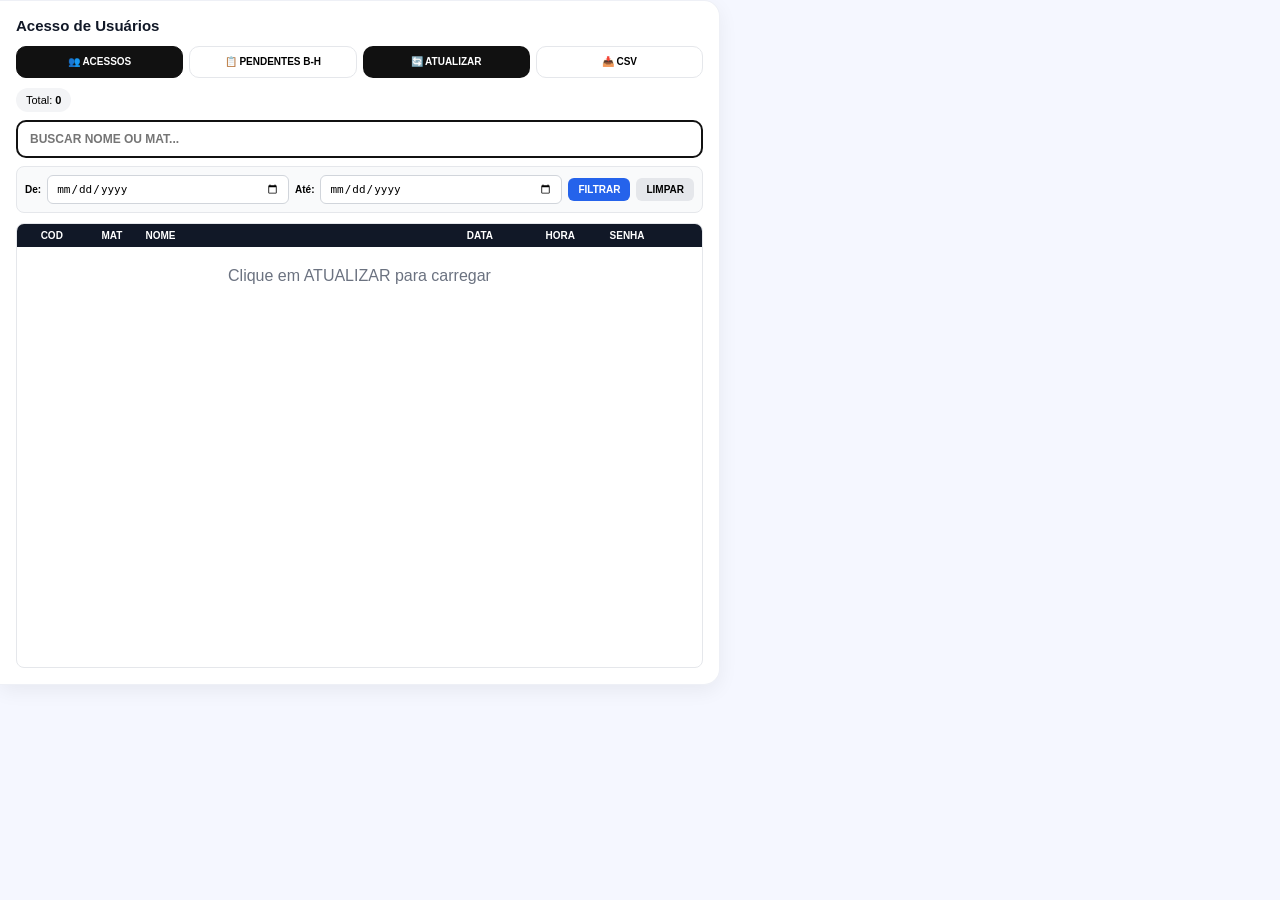
<file: AcessoUsuario.html>
<!DOCTYPE html>
<html lang="pt-br">
<head>
<meta charset="UTF-8">
<meta name="viewport" content="width=device-width, initial-scale=1.0">
<title>Acessos</title>
<style>
*{box-sizing:border-box;}
body{margin:0; font-family:'Segoe UI', Inter, sans-serif; background:#f5f7ff; padding:0; display:flex; justify-content:flex-start; align-items:flex-start; min-height:100vh;}
.card{background:#fff; max-width:720px; width:100%; margin:0; border-radius:0 16px 16px 0; padding:16px; box-shadow:0 6px 20px rgba(0,0,0,0.06); border:1px solid #eef0f6; border-left:0;}
.card h2{margin:0 0 12px 0; font-size:15px; font-weight:800; color:#111827;}
.busca{width:100%; padding:10px 12px; border-radius:10px; border:2px solid #111; font-weight:700; font-size:12px; outline:none; margin-bottom:8px; text-transform:uppercase;}
.filtros-data{display:flex; gap:6px; margin-bottom:10px; flex-wrap:wrap; align-items:center; background:#f9fafb; padding:8px; border-radius:8px; border:1px solid #e5e7eb;}
.filtros-data label{font-size:10px; font-weight:700;}
.filtros-data input[type="date"]{padding:6px 8px; border-radius:6px; border:1px solid #d1d5db; font-size:11px; flex:1;}
.filtros-data button{padding:6px 10px; border-radius:6px; border:none; font-weight:700; font-size:10px; cursor:pointer;}

.tabela{width:100%; border:1px solid #e5e7eb; border-radius:8px; overflow:hidden; display:flex; flex-direction:column; overflow-x:hidden;}
#lista{max-height:70vh; height:420px; overflow-y:auto; overflow-x:hidden;}

.tabela{width:100%; border:1px solid #e5e7eb; border-radius:8px; overflow:hidden; display:flex; flex-direction:column;}
.tabela-header{display:flex; background:#111827; color:#fff; padding:6px 8px; font-size:10px; font-weight:700; text-transform:uppercase;}
#lista{max-height:70vh; height:420px; overflow-y:auto;}
.linha{display:flex; align-items:center; padding:7px 8px; border-bottom:1px solid #f3f4f6; font-size:11px; background:#fff; cursor:pointer; transition:0.15s;}
.linha:nth-child(even){background:#fafbff;}
.linha:hover{background:#e0e7ff!important; transform:translateX(2px);}
.col-cod{width:8%; text-align:center;}
.col-mat{width:10%; text-align:center;}
.col-nome{width:43%; overflow:hidden; text-overflow:ellipsis; white-space:nowrap;}
.col-data{width:14%; text-align:center;}
.col-hora{width:10%; text-align:center;}
.col-senha{width:10%; text-align:center;}
/* === ALTERADO SÓ AQUI - BOTÕES MESMO TAMANHO LADO A LADO === */
.top-actions{display:grid; grid-template-columns:repeat(4,1fr); gap:6px; margin-bottom:10px;}
.top-actions button{width:100%; padding:10px 4px; border-radius:10px; border:none; font-weight:800; font-size:10px; cursor:pointer; white-space:nowrap; display:flex; justify-content:center; align-items:center; line-height:1;}
.btn-black{background:#111; color:#fff;}
.btn-white{background:#fff; border:1px solid #e5e7eb!important;}
.btn-blue{background:#2563eb; color:#fff;}
.btn-gray{background:#e5e7eb;}
.btn-aba-active{background:#111!important; color:#fff!important; border:1px solid #111!important;}
.btn-excluir{background:#fee2e2; color:#dc2626; border:1px solid #fecaca; padding:3px 8px; border-radius:6px; font-size:10px; font-weight:800; cursor:pointer; margin-left:auto;}
.btn-excluir:hover{background:#fecaca;}
.col-pend-mat{width:12%; text-align:center; font-weight:800;}
.col-pend-cong{width:22%; overflow:hidden; text-overflow:ellipsis; white-space:nowrap;}
.col-pend-nome{width:30%; overflow:hidden; text-overflow:ellipsis; white-space:nowrap; font-weight:600;}
.col-pend-extra{width:26%; font-size:10px; overflow:hidden; text-overflow:ellipsis; white-space:nowrap; color:#6b7280;}
.total-line{font-size:11px; background:#f3f4f6; padding:6px 10px; border-radius:20px; display:inline-block; margin-bottom:8px;}
.tabela{overflow-x:hidden;}
#lista{overflow-x:hidden;}

</style>
</head>
<body>
<div class="card">
  <h2>Acesso de Usuários</h2>
  <div class="top-actions">
    <button id="btnAbaAcesso" class="btn-black btn-aba-active" onclick="mostrarAcessos()">👥 ACESSOS</button>
    <button id="btnAbaPend" class="btn-white" onclick="mostrarPendentes()">📋 PENDENTES B-H</button>
    <button class="btn-black" onclick="carregarAtual()">🔄 ATUALIZAR</button>
    <button class="btn-white" onclick="exportarCSV()">📥 CSV</button>
  </div>
  <div class="total-line">Total: <b id="total">0</b></div>
  <input type="text" id="buscar" class="busca" placeholder="BUSCAR NOME OU MAT..." oninput="filtrar()">
  <div class="filtros-data">
    <label>De:</label><input type="date" id="dataInicio">
    <label>Até:</label><input type="date" id="dataFim">
    <button class="btn-blue" onclick="filtrar()">FILTRAR</button>
    <button class="btn-gray" onclick="limparDatas()">LIMPAR</button>
  </div>
  <div class="tabela">
    <div class="tabela-header" id="headerTabela"><div class="col-cod">Cod</div><div class="col-mat">Mat</div><div class="col-nome">Nome</div><div class="col-data">Data</div><div class="col-hora">hora</div><div class="col-senha">SENHA</div></div>
    <div id="lista"><div style="padding:20px; text-align:center; color:#6b7280;">Clique em ATUALIZAR para carregar</div></div>
  </div>
</div>
<script>
const API_LOG = 'https://script.google.com/macros/s/AKfycbz94-3iCkeVDD7Za2XAYzYL7BtCM3rWWMxGc_9kL-xtpnRoog91IR4KmqgWzLXYHIsb/exec';
const API_DADOS = 'https://script.google.com/macros/s/AKfycbxLXw-nu5oXXtjE8HKik_W_bbT9CGjTNJWw-dUm4wWYv-hjcz1dOhMHLxoUTRHGJA3D0A/exec';
let dados = []; let dadosFiltrados = []; let mapaSenhas = {};
let dadosPendentes = []; let dadosPendentesFiltrados = [];
let abaAtual = 'acessos';

function normaliza5Dig(v){ return String(v||'').replace(/\D/g,'').padStart(5,'0').slice(-5); }
function soData(v){ if(!v) return ''; let s=String(v).trim(); if(s.includes('T')){ let d=s.split('T')[0]; let p=d.split('-'); if(p.length==3) return p[2]+'/'+p[1]+'/'+p[0]; return d; } if(s.includes('/') && s.length>=10) return s.substring(0,10); if(s.includes('-') && s.length>=10){ let p=s.substring(0,10).split('-'); if(p.length==3) return p[2]+'/'+p[1]+'/'+p[0]; } return s.substring(0,10); }
function soHora(v){ if(!v) return ''; let s=String(v).trim(); if(s.includes('T')){ let t=s.split('T')[1]; return t.substring(0,5); } if(s.includes(':')){ let partes = s.split(' '); let h = partes[partes.length-1]; return h.substring(0,5); } return s; }
function dataParaComparar(dataStr){ let s=soData(dataStr); if(!s) return null; let p=s.split('/'); if(p.length!=3) return null; return p[2]+'-'+p[1].padStart(2,'0')+'-'+p[0].padStart(2,'0'); }

// === CONTROLE ABAS ===
function mostrarAcessos(){
  abaAtual='acessos';
  document.getElementById('btnAbaAcesso').classList.add('btn-aba-active');
  document.getElementById('btnAbaAcesso').classList.remove('btn-white');
  document.getElementById('btnAbaAcesso').classList.add('btn-black');
  document.getElementById('btnAbaPend').classList.remove('btn-aba-active');
  document.getElementById('btnAbaPend').classList.add('btn-white');
  document.getElementById('btnAbaPend').classList.remove('btn-black');
  document.getElementById('headerTabela').innerHTML='<div class="col-cod">Cod</div><div class="col-mat">Mat</div><div class="col-nome">Nome</div><div class="col-data">Data</div><div class="col-hora">hora</div><div class="col-senha">SENHA</div>';
  document.getElementById('buscar').placeholder='BUSCAR NOME OU MAT...';
  if(dados.length) render(dados);
  else document.getElementById('lista').innerHTML='<div style="padding:20px;text-align:center">Clique em ATUALIZAR</div>';
}
function mostrarPendentes(){
  abaAtual='pendentes';
  document.getElementById('btnAbaPend').classList.add('btn-aba-active');
  document.getElementById('btnAbaPend').classList.remove('btn-white');
  document.getElementById('btnAbaPend').classList.add('btn-black');
  document.getElementById('btnAbaAcesso').classList.remove('btn-aba-active');
  document.getElementById('btnAbaAcesso').classList.add('btn-white');
  document.getElementById('btnAbaAcesso').classList.remove('btn-black');
  document.getElementById('headerTabela').innerHTML='<div class="col-pend-mat">MAT</div><div class="col-pend-cong">CONGREGACAO</div><div class="col-pend-nome">NOME</div><div class="col-pend-extra">SEXO | RG | CPF | WHATS</div><div style="width:10%"></div>';
  document.getElementById('buscar').placeholder='BUSCAR EM PENDENTES B-H...';
  carregarPendentes();
}
function carregarAtual(){ if(abaAtual==='pendentes') carregarPendentes(); else carregar(); }

// === ORIGINAL - ACESSOS ===
async function carregar(){
  abaAtual='acessos';
  document.getElementById('lista').innerHTML='<div style="padding:20px;text-align:center">⏳ Carregando acessos...</div>';
  try{
    let [rLog, rDados] = await Promise.all([ fetch(API_LOG+'?action=todosAcessos&t='+Date.now()), fetch(API_DADOS+'?action=todos&t='+Date.now()) ]);
    let jLog = await rLog.json(); let jDados = await rDados.json();
    dados = jLog.data||[]; mapaSenhas = {};
    (jDados.data||[]).forEach(x=>{
      let mat = normaliza5Dig(String(x.Matricula||'')); let sen = String(x.Senha||'').toUpperCase().trim();
      if(mat && sen) mapaSenhas[mat]=sen;
    });
    render(dados);
  }catch(e){ document.getElementById('lista').innerHTML='<div style="padding:20px;color:red;text-align:center">Erro: '+e.message+'</div>'; }
}
function render(lista){
  dadosFiltrados=lista; document.getElementById('total').innerText=lista.length;
  if(!lista.length){ document.getElementById('lista').innerHTML='<div style="padding:20px;text-align:center">Nenhum acesso</div>'; return; }
  document.getElementById('lista').innerHTML=lista.map(l=>{
    let d=l.Data||''; let h=l.Horario||''; let mat=normaliza5Dig(String(l.Matricula||'')); let s=mapaSenhas[mat]||'';
    return `<div class="linha"><div class="col-cod">${l.Cod||''}</div><div class="col-mat">${mat}</div><div class="col-nome">${l.Nome||''}</div><div class="col-data">${soData(d)}</div><div class="col-hora">${soHora(h)}</div><div class="col-senha">${s}</div></div>`;
  }).join('');
}

// === NOVO - PENDENTES B-H ===
async function carregarPendentes(){
  document.getElementById('lista').innerHTML='<div style="padding:20px;text-align:center">⏳ Carregando Pendentes B-H...</div>';
  try{
    let r = await fetch(API_DADOS+'?action=todospendentes&t='+Date.now());
    let j = await r.json();
    dadosPendentes = j.data||[];
    renderPendentes(dadosPendentes);
  }catch(e){ document.getElementById('lista').innerHTML='<div style="padding:20px;color:red;text-align:center">Erro pendentes: '+e.message+'</div>'; }
}
function renderPendentes(lista){
  dadosPendentesFiltrados=lista;
  document.getElementById('total').innerText=lista.length;
  if(!lista.length){ document.getElementById('lista').innerHTML='<div style="padding:20px;text-align:center">Nenhum pendente (B-H)</div>'; return; }
  let matLogada = (localStorage.getItem('mat_logada')||localStorage.getItem('matricula')||'').replace(/\D/g,'').padStart(5,'0');
  let podeExcluir = (matLogada==='00425');
  if(!localStorage.getItem('mat_logada') &&!localStorage.getItem('matricula')) podeExcluir = true;

  document.getElementById('lista').innerHTML=lista.map(p=>{
    let mat = normaliza5Dig(String(p.Matricula||p.B||''));
    let cong = p.Congregacao||'';
    let nome = p.Nome||p.C||'';
    let sexo = p.Sexo||'';
    let rg = p.RG||'';
    let cpf = p.CPF||'';
    let whats = p.WhatsApp||'';
    let extra = [sexo, rg, cpf, whats].filter(x=>x).join(' | ');
    return `<div class="linha" id="pend-${mat}">
      <div class="col-pend-mat">${mat}</div>
      <div class="col-pend-cong" title="${cong}">${cong}</div>
      <div class="col-pend-nome" title="${nome}">${nome}</div>
      <div class="col-pend-extra" title="${extra}">${extra}</div>
      ${podeExcluir?`<button class="btn-excluir" onclick="excluirPendente('${mat}')">🗑️</button>`:`<span style="width:10%"></span>`}
    </div>`;
  }).join('');
}
async function excluirPendente(mat){
  if(!confirm('Excluir matrícula '+mat+' dos PENDENTES B-H?')) return;
  let btn = document.querySelector(`#pend-${mat}.btn-excluir`);
  if(btn){ btn.innerText='...'; btn.disabled=true; }
  try{
    let r = await fetch(API_DADOS+'?action=excluirpendente&matricula='+mat+'&t='+Date.now());
    let j = await r.json();
    if(j.result==='ok'){
      dadosPendentes = dadosPendentes.filter(x=> normaliza5Dig(String(x.Matricula||x.B||''))!== mat);
      let el = document.getElementById('pend-'+mat);
      if(el) el.remove();
      document.getElementById('total').innerText=dadosPendentes.length;
    }else{
      alert('Erro: '+(j.msg||'não excluiu'));
      if(btn){ btn.innerText='🗑️'; btn.disabled=false; }
    }
  }catch(e){
    alert('Erro rede: '+e.message);
    if(btn){ btn.innerText='🗑️'; btn.disabled=false; }
  }
}

// === FILTRO UNIFICADO ===
function filtrar(){ if(abaAtual==='pendentes') filtrarPendentes(); else filtrarInterno(); }
function filtrarInterno(){
  let termo=document.getElementById('buscar').value.toUpperCase().trim(); let inicio=document.getElementById('dataInicio').value; let fim=document.getElementById('dataFim').value; let f=[...dados];
  if(termo){ f=f.filter(x=>{ let mat=normaliza5Dig(String(x.Matricula||'')); let sen=mapaSenhas[mat]||''; return mat.includes(termo)||String(x.Nome||'').toUpperCase().includes(termo)||sen.includes(termo); }); }
  if(inicio){ f=f.filter(x=>{let d=dataParaComparar(x.Data||x.data);return d&&d>=inicio;}); }
  if(fim){ f=f.filter(x=>{let d=dataParaComparar(x.Data||x.data);return d&&d<=fim;}); }
  render(f);
}
function filtrarPendentes(){
  let termo=document.getElementById('buscar').value.toUpperCase().trim();
  if(!termo){ renderPendentes(dadosPendentes); return; }
  let f = dadosPendentes.filter(p=>{
    let mat = normaliza5Dig(String(p.Matricula||p.B||''));
    let cong = String(p.Congregacao||'').toUpperCase();
    let nome = String(p.Nome||p.C||'').toUpperCase();
    let sexo = String(p.Sexo||'').toUpperCase();
    let rg = String(p.RG||'').toUpperCase();
    let cpf = String(p.CPF||'').toUpperCase();
    let whats = String(p.WhatsApp||'').toUpperCase();
    return mat.includes(termo)||cong.includes(termo)||nome.includes(termo)||sexo.includes(termo)||rg.includes(termo)||cpf.includes(termo)||whats.includes(termo);
  });
  renderPendentes(f);
}
function limparDatas(){
  document.getElementById('dataInicio').value=''; document.getElementById('dataFim').value=''; document.getElementById('buscar').value='';
  if(abaAtual==='pendentes'){ renderPendentes(dadosPendentes); }
  else { dadosFiltrados=[]; document.getElementById('total').innerText='0'; document.getElementById('lista').innerHTML='<div style="padding:20px;text-align:center">Lista limpa - clique em ATUALIZAR</div>'; }
}
function exportarCSV(){
  if(abaAtual==='pendentes'){
    let csv="Matricula;Congregacao;Nome;Sexo;RG;CPF;WhatsApp\n";
    dadosPendentesFiltrados.forEach(p=>{ let mat=normaliza5Dig(String(p.Matricula||p.B||'')); csv+=`${mat};${p.Congregacao||''};${p.Nome||p.C||''};${p.Sexo||''};${p.RG||''};${p.CPF||''};${p.WhatsApp||''}\n`; });
    let blob=new Blob([csv],{type:'text/csv'});let a=document.createElement('a');a.href=URL.createObjectURL(blob);a.download='Pendentes_B-H.csv';a.click();
  }else{
    let csv="Cod;Matricula;Nome;Data;horario;Senha\n";
    dadosFiltrados.forEach(l=>{ let mat=normaliza5Dig(String(l.Matricula||'')); let d=l.Data||''; let h=l.Horario||''; let s=mapaSenhas[mat]||''; csv+=`${l.Cod||''};${mat};${l.Nome||''};${soData(d)};${soHora(h)};${s}\n`; });
    let blob=new Blob([csv],{type:'text/csv'});let a=document.createElement('a');a.href=URL.createObjectURL(blob);a.download='AcessoUsuario.csv';a.click();
  }
}
</script>
</body>
</html>
</file>
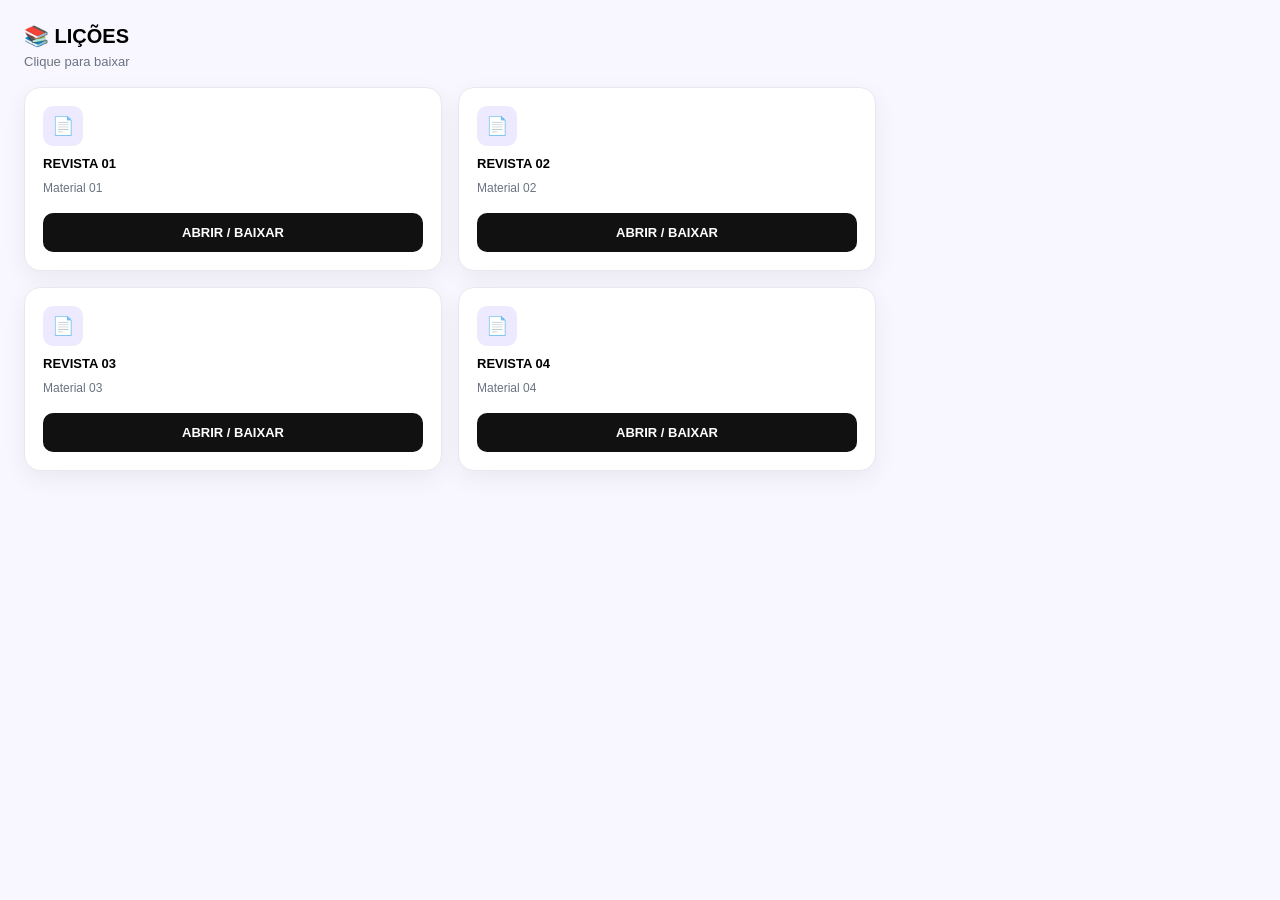
<file: Baixar.html>
<!DOCTYPE html>
<html lang="pt-br">
<head>
<meta charset="utf-8">
<meta name="viewport" content="width=device-width,initial-scale=1">
<title>LIÇÕES</title>
<style>
*{box-sizing:border-box;font-family:'Segoe UI',Inter,Arial}
body{margin:0; padding:0; background:#f8f7ff;}
.wrap{width:100%; max-width:900px; padding:24px; margin:0; text-align:left;}
h2{margin:0 0 6px 0; font-size:20px; font-weight:900; text-align:left; display:flex; align-items:center; gap:8px;}
.sub{color:#6b7280; font-size:13px; margin-bottom:18px; text-align:left;}
.grid{display:grid; grid-template-columns:1fr 1fr; gap:16px; justify-content:start;}
@media(max-width:700px){.grid{grid-template-columns:1fr}}
.card{background:#fff; border:1px solid #e9e8f0; border-radius:16px; padding:18px; box-shadow:0 8px 24px rgba(0,0,0,0.06); display:flex; flex-direction:column; gap:10px; text-align:left;}
.icon{width:40px; height:40px; border-radius:10px; display:grid; place-items:center; font-size:18px; background:#ede9fe}
.card b{font-size:13px; font-weight:800; text-align:left;}
.card span{font-size:12px; color:#6b7280; text-align:left;}
.btn{margin-top:8px; width:100%; padding:12px; border:none; border-radius:10px; font-weight:800; background:#111; color:#fff; text-decoration:none; text-align:center; display:block; cursor:pointer; font-size:13px;}
.btn:hover{background:#000}
</style>
</head>
<body>
<div class="wrap">
  <h2>📚 LIÇÕES</h2>
  <div class="sub">Clique para baixar</div>
  <div class="grid">
    <div class="card"><div class="icon">📄</div><b>REVISTA 01</b><span>Material 01</span><a class="btn" href="https://drive.google.com/file/d/1pL7XWxjLFTVnH1DiIypmPPjkrQ-l1q_M/view" target="_blank">ABRIR / BAIXAR</a></div>
    <div class="card"><div class="icon">📄</div><b>REVISTA 02</b><span>Material 02</span><a class="btn" href="https://drive.google.com/file/d/1pBBO-1HS_5YJsf3eHJDuq52TTdEss3Xh/view" target="_blank">ABRIR / BAIXAR</a></div>
    <div class="card"><div class="icon">📄</div><b>REVISTA 03</b><span>Material 03</span><a class="btn" href="https://drive.google.com/file/d/1m-3n5Gk_99S9fjzi3bI1QEh47n5BObb8/view" target="_blank">ABRIR / BAIXAR</a></div>
    <div class="card"><div class="icon">📄</div><b>REVISTA 04</b><span>Material 04</span><a class="btn" href="https://drive.google.com/file/d/1Jt5c4byD0VUGAZI4MbGuOPUGnDY4gjU0/view" target="_blank">ABRIR / BAIXAR</a></div>
  </div>
</div>
</body>
</html>
</file>
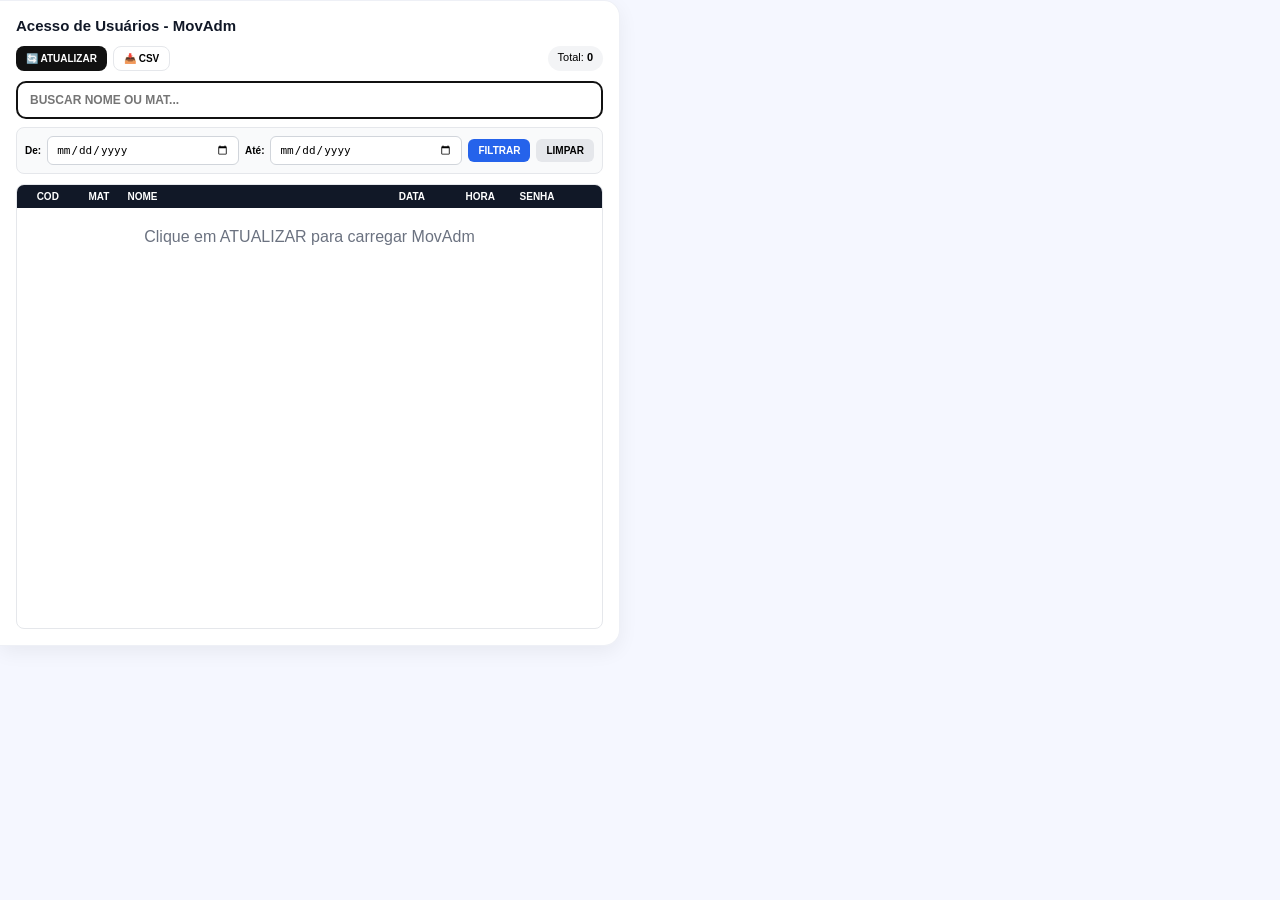
<file: MovimentoAdm.html>
<!DOCTYPE html>
<html lang="pt-br">
<head>
<meta charset="UTF-8">
<meta name="viewport" content="width=device-width, initial-scale=1.0">
<title>Acessos - MovAdm</title>
<style>
*{box-sizing:border-box;}
body{margin:0; font-family:'Segoe UI', Inter, sans-serif; background:#f5f7ff; padding:0; display:flex; justify-content:flex-start; align-items:flex-start; min-height:100vh;}
.card{background:#fff; max-width:620px; width:100%; margin:0; border-radius:0 16px 16px 0; padding:16px; box-shadow:0 6px 20px rgba(0,0,0,0.06); border:1px solid #eef0f6; border-left:0;}
.card h2{margin:0 0 12px 0; font-size:15px; font-weight:800; color:#111827;}
.busca{width:100%; padding:10px 12px; border-radius:10px; border:2px solid #111; font-weight:700; font-size:12px; outline:none; margin-bottom:8px; text-transform:uppercase;}
.filtros-data{display:flex; gap:6px; margin-bottom:10px; flex-wrap:wrap; align-items:center; background:#f9fafb; padding:8px; border-radius:8px; border:1px solid #e5e7eb;}
.filtros-data label{font-size:10px; font-weight:700;}
.filtros-data input[type="date"]{padding:6px 8px; border-radius:6px; border:1px solid #d1d5db; font-size:11px; flex:1;}
.filtros-data button{padding:6px 10px; border-radius:6px; border:none; font-weight:700; font-size:10px; cursor:pointer;}
.tabela{width:100%; border:1px solid #e5e7eb; border-radius:8px; overflow:hidden; display:flex; flex-direction:column;}
.tabela-header{display:flex; background:#111827; color:#fff; padding:6px 8px; font-size:10px; font-weight:700; text-transform:uppercase;}
#lista{max-height:70vh; height:420px; overflow-y:auto;}
.linha{display:flex; align-items:center; padding:7px 8px; border-bottom:1px solid #f3f4f6; font-size:11px; background:#fff; cursor:pointer; transition:0.15s;}
.linha:nth-child(even){background:#fafbff;}
.linha:hover{background:#e0e7ff!important; transform:translateX(2px);}
.col-cod{width:8%; text-align:center;}
.col-mat{width:10%; text-align:center;}
.col-nome{width:43%; overflow:hidden; text-overflow:ellipsis; white-space:nowrap;}
.col-data{width:14%; text-align:center;}
.col-hora{width:10%; text-align:center;}
.col-senha{width:10%; text-align:center;}
.top-actions{display:flex; gap:6px; margin-bottom:10px;}
.top-actions button{padding:6px 10px; border-radius:8px; border:none; font-weight:700; font-size:10px; cursor:pointer;}
.btn-black{background:#111; color:#fff;}
.btn-white{background:#fff; border:1px solid #e5e7eb!important;}
.btn-blue{background:#2563eb; color:#fff;}
.btn-gray{background:#e5e7eb;}
</style>
</head>
<body>
<div class="card">
  <h2>Acesso de Usuários - MovAdm</h2>
  <div class="top-actions">
    <button class="btn-black" onclick="carregar()">🔄 ATUALIZAR</button>
    <button class="btn-white" onclick="exportarCSV()">📥 CSV</button>
    <span style="margin-left:auto; font-size:11px; background:#f3f4f6; padding:5px 10px; border-radius:20px;">Total: <b id="total">0</b></span>
  </div>
  <input type="text" id="buscar" class="busca" placeholder="BUSCAR NOME OU MAT..." oninput="filtrar()">
  <div class="filtros-data">
    <label>De:</label><input type="date" id="dataInicio">
    <label>Até:</label><input type="date" id="dataFim">
    <button class="btn-blue" onclick="filtrar()">FILTRAR</button>
    <button class="btn-gray" onclick="limparDatas()">LIMPAR</button>
  </div>
  <div class="tabela">
    <div class="tabela-header"><div class="col-cod">Cod</div><div class="col-mat">Mat</div><div class="col-nome">Nome</div><div class="col-data">Data</div><div class="col-hora">hora</div><div class="col-senha">SENHA</div></div>
    <div id="lista"><div style="padding:20px; text-align:center; color:#6b7280;">Clique em ATUALIZAR para carregar MovAdm</div></div>
  </div>
</div>
<script>
const API_LOG = 'https://script.google.com/macros/s/AKfycbz94-3iCkeVDD7Za2XAYzYL7BtCM3rWWMxGc_9kL-xtpnRoog91IR4KmqgWzLXYHIsb/exec';
const API_DADOS = 'https://script.google.com/macros/s/AKfycbxLXw-nu5oXXtjE8HKik_W_bbT9CGjTNJWw-dUm4wWYv-hjcz1dOhMHLxoUTRHGJA3D0A/exec';
let dados = []; let dadosFiltrados = []; let mapaSenhas = {};
function normaliza5Dig(v){ return String(v||'').replace(/\D/g,'').padStart(5,'0').slice(-5); }
function soData(v){ if(!v) return ''; let s=String(v).trim(); if(s.includes('T')){ let d=s.split('T')[0]; let p=d.split('-'); if(p.length==3) return p[2]+'/'+p[1]+'/'+p[0]; return d; } if(s.includes('/') && s.length>=10) return s.substring(0,10); if(s.includes('-') && s.length>=10){ let p=s.substring(0,10).split('-'); if(p.length==3) return p[2]+'/'+p[1]+'/'+p[0]; } return s.substring(0,10); }
function soHora(v){ if(!v) return ''; let s=String(v).trim(); if(s.includes('T')){ let t=s.split('T')[1]; return t.substring(0,5); } if(s.includes(':')){ let partes = s.split(' '); let h = partes[partes.length-1]; return h.substring(0,5); } return s; }
function dataParaComparar(dataStr){ let s=soData(dataStr); if(!s) return null; let p=s.split('/'); if(p.length!=3) return null; return p[2]+'-'+p[1].padStart(2,'0')+'-'+p[0].padStart(2,'0'); }
async function carregar(){
  document.getElementById('lista').innerHTML='<div style="padding:20px;text-align:center">⏳ Carregando MovAdm...</div>';
  try{
    let [rLog, rDados] = await Promise.all([ fetch(API_LOG+'?action=todosMovAdm&t='+Date.now()), fetch(API_DADOS+'?action=todos&t='+Date.now()) ]);
    let jLog = await rLog.json(); let jDados = await rDados.json();
    dados = jLog.data||[]; mapaSenhas = {};
    (jDados.data||[]).forEach(x=>{
      let mat = normaliza5Dig(String(x.Matricula||'')); let sen = String(x.Senha||'').toUpperCase().trim();
      if(mat && sen) mapaSenhas[mat]=sen;
    });
    render(dados);
  }catch(e){ document.getElementById('lista').innerHTML='<div style="padding:20px;color:red;text-align:center">Erro: '+e.message+'</div>'; }
}
function render(lista){
  dadosFiltrados=lista; document.getElementById('total').innerText=lista.length;
  if(!lista.length){ document.getElementById('lista').innerHTML='<div style="padding:20px;text-align:center">Nenhum acesso no MovAdm</div>'; return; }
  document.getElementById('lista').innerHTML=lista.map(l=>{
    let d=l.Data||''; let h=l.Horario||''; let mat=normaliza5Dig(String(l.Matricula||'')); let s=mapaSenhas[mat]||'';
    return `<div class="linha" title="${mat} - ${s}"><div class="col-cod">${l.Cod||''}</div><div class="col-mat">${mat}</div><div class="col-nome">${l.Nome||''}</div><div class="col-data">${soData(d)}</div><div class="col-hora">${soHora(h)}</div><div class="col-senha">${s}</div></div>`;
  }).join('');
}
function filtrar(){ if(!dados.length){ carregar().then(()=>filtrarInterno()); return; } filtrarInterno(); }
function filtrarInterno(){
  let termo=document.getElementById('buscar').value.toUpperCase().trim(); let inicio=document.getElementById('dataInicio').value; let fim=document.getElementById('dataFim').value; let f=[...dados];
  if(termo){ f=f.filter(x=>{ let mat=normaliza5Dig(String(x.Matricula||'')); let sen=mapaSenhas[mat]||''; return mat.includes(termo)||String(x.Nome||'').toUpperCase().includes(termo)||sen.includes(termo); }); }
  if(inicio){ f=f.filter(x=>{let d=dataParaComparar(x.Data||x.data);return d&&d>=inicio;}); }
  if(fim){ f=f.filter(x=>{let d=dataParaComparar(x.Data||x.data);return d&&d<=fim;}); }
  render(f);
}
function limparDatas(){
  document.getElementById('dataInicio').value=''; document.getElementById('dataFim').value=''; document.getElementById('buscar').value='';
  dadosFiltrados=[]; document.getElementById('total').innerText='0'; document.getElementById('lista').innerHTML='<div style="padding:20px;text-align:center">Lista limpa - clique em ATUALIZAR</div>';
}
function exportarCSV(){
  let csv="Cod;Matricula;Nome;Data;horario;Senha\n";
  dadosFiltrados.forEach(l=>{ let mat=normaliza5Dig(String(l.Matricula||'')); let d=l.Data||''; let h=l.Horario||''; let s=mapaSenhas[mat]||''; csv+=`${l.Cod||''};${mat};${l.Nome||''};${soData(d)};${soHora(h)};${s}\n`; });
  let blob=new Blob([csv],{type:'text/csv'});let a=document.createElement('a');a.href=URL.createObjectURL(blob);a.download='MovAdm.csv';a.click();
}
</script>
</body>
</html>
</file>
